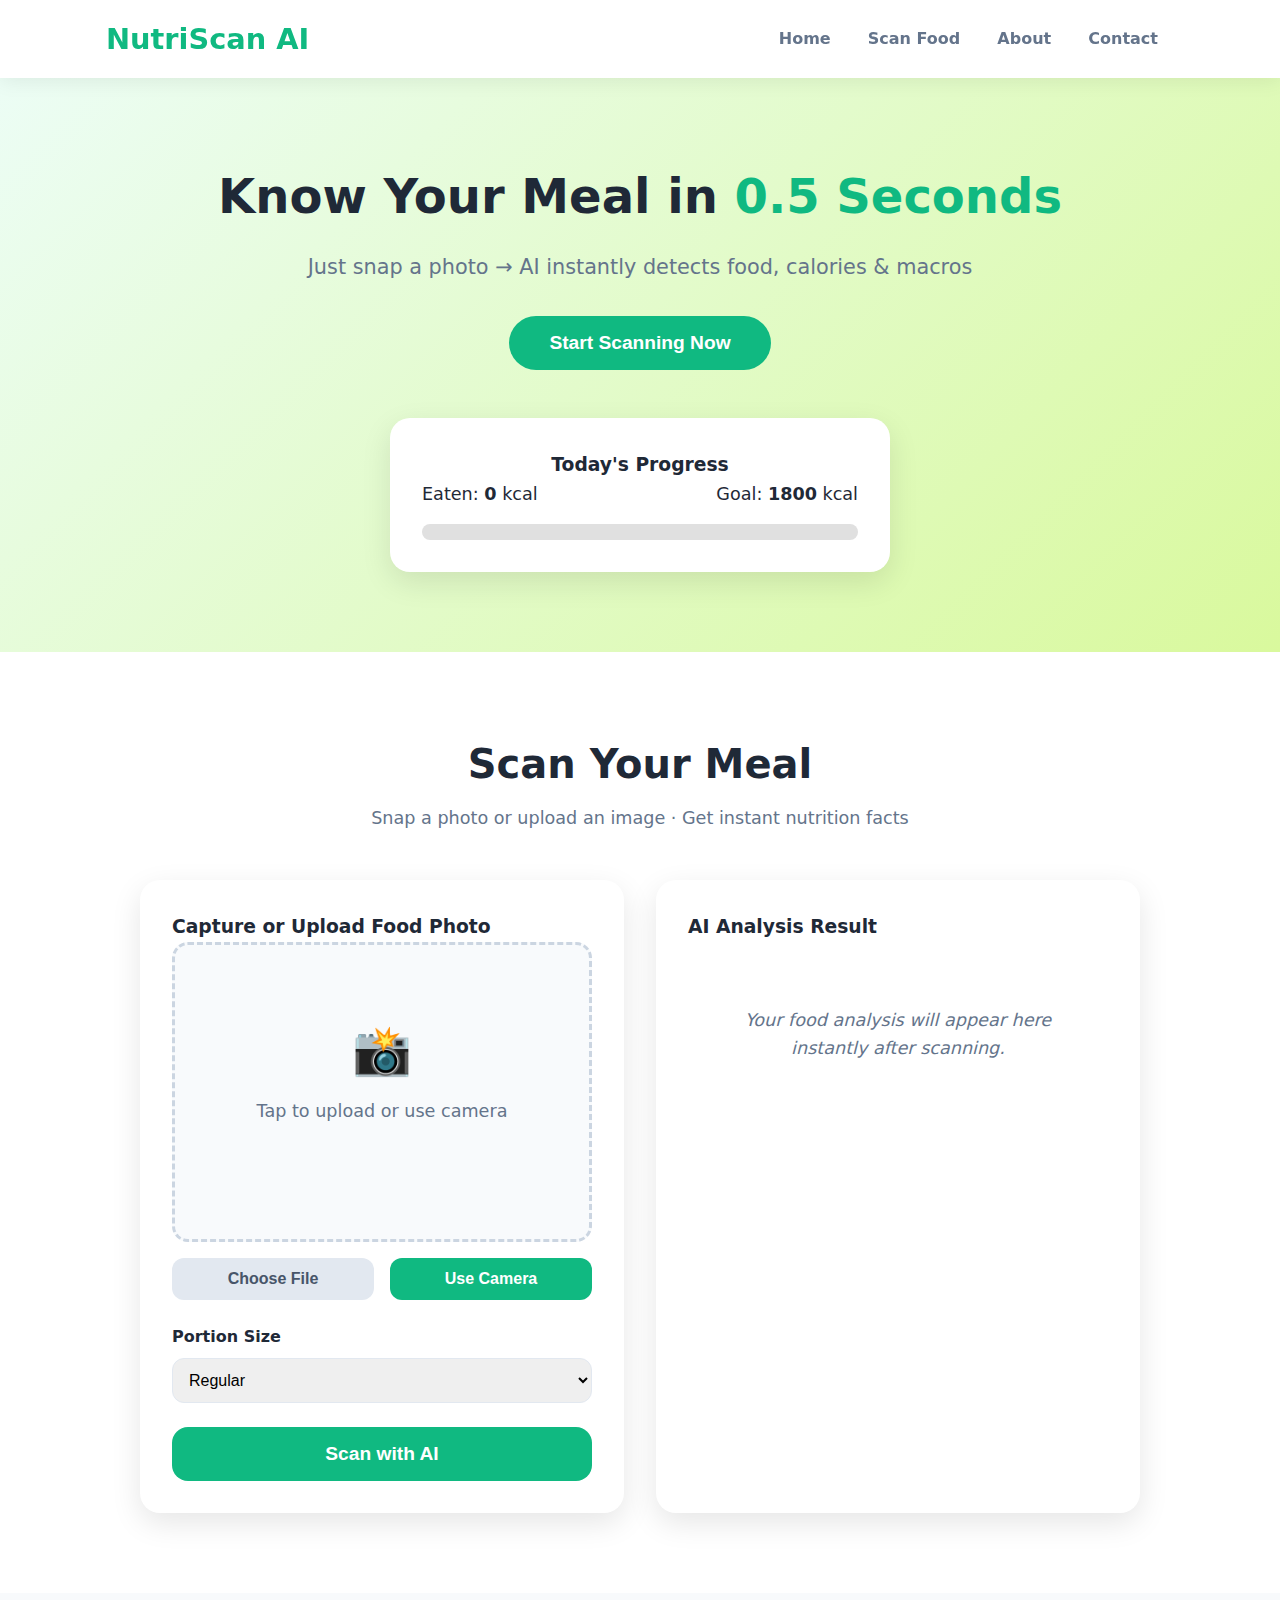
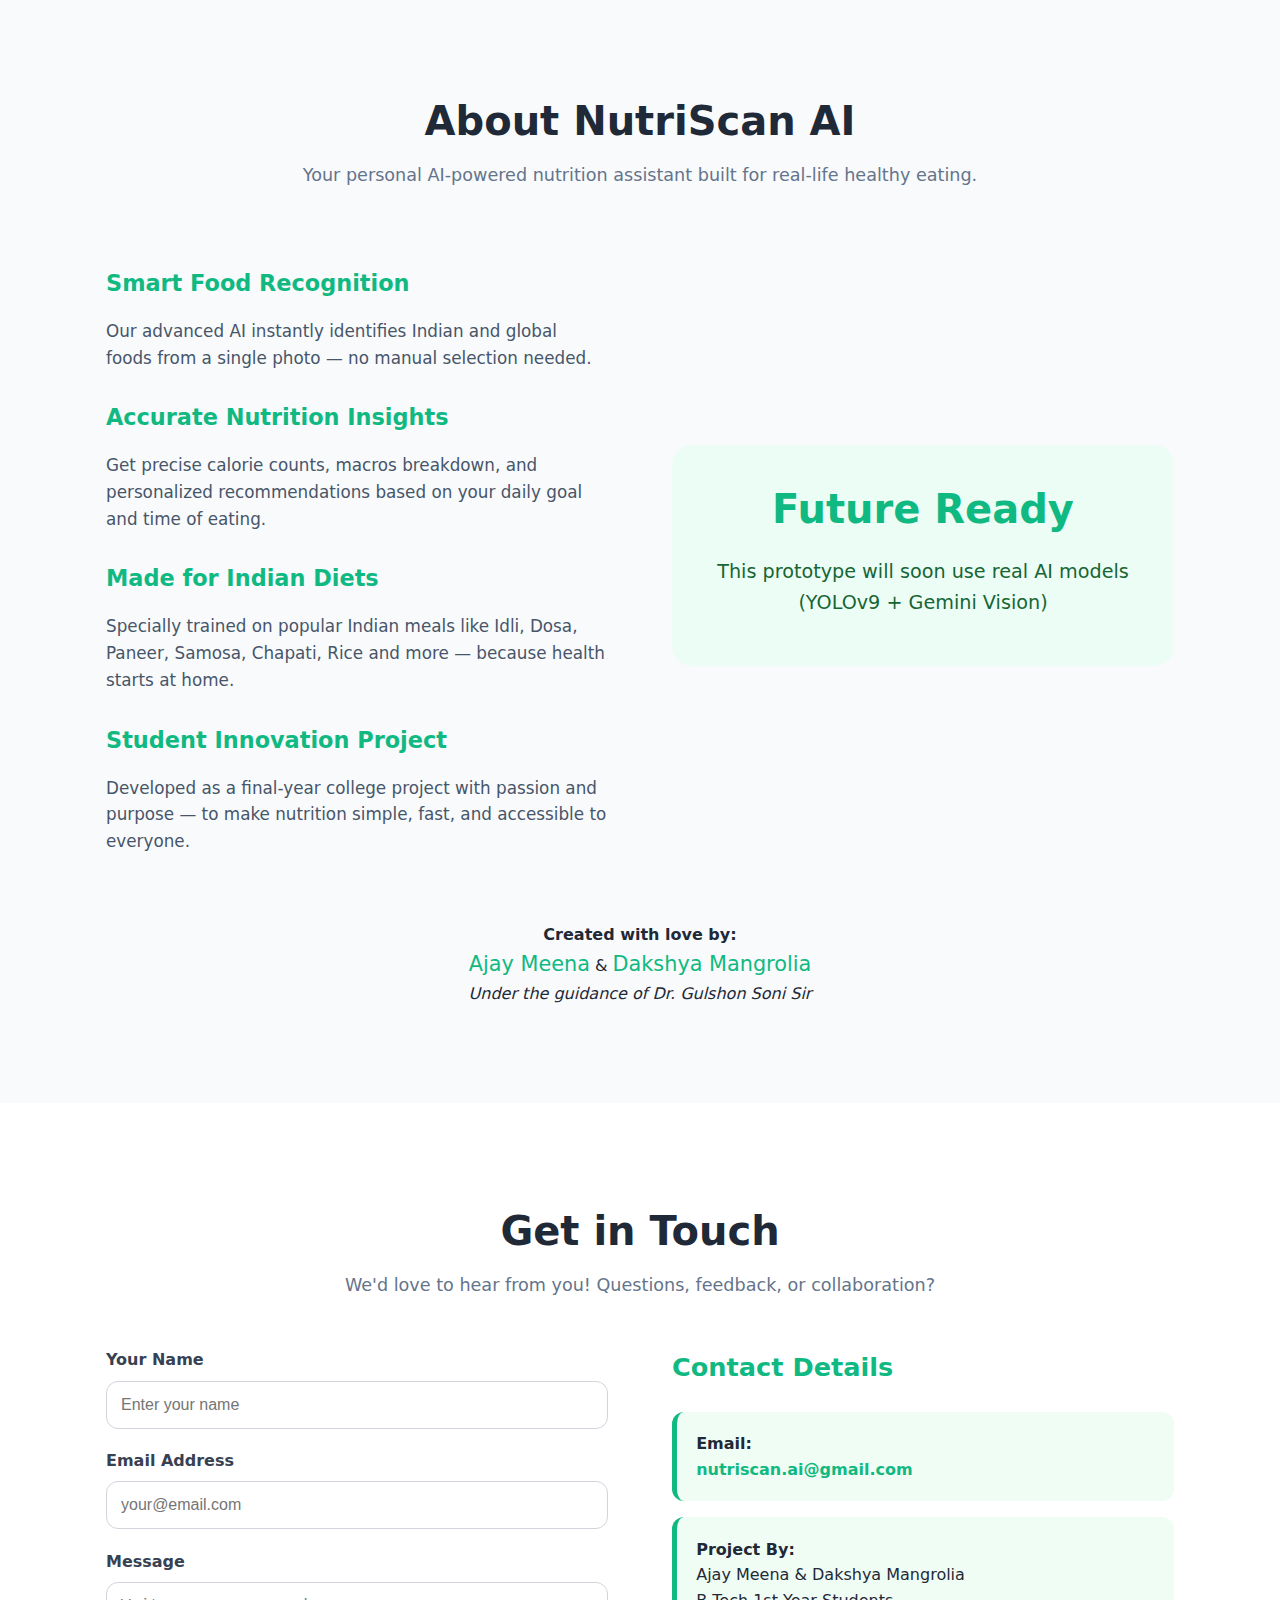
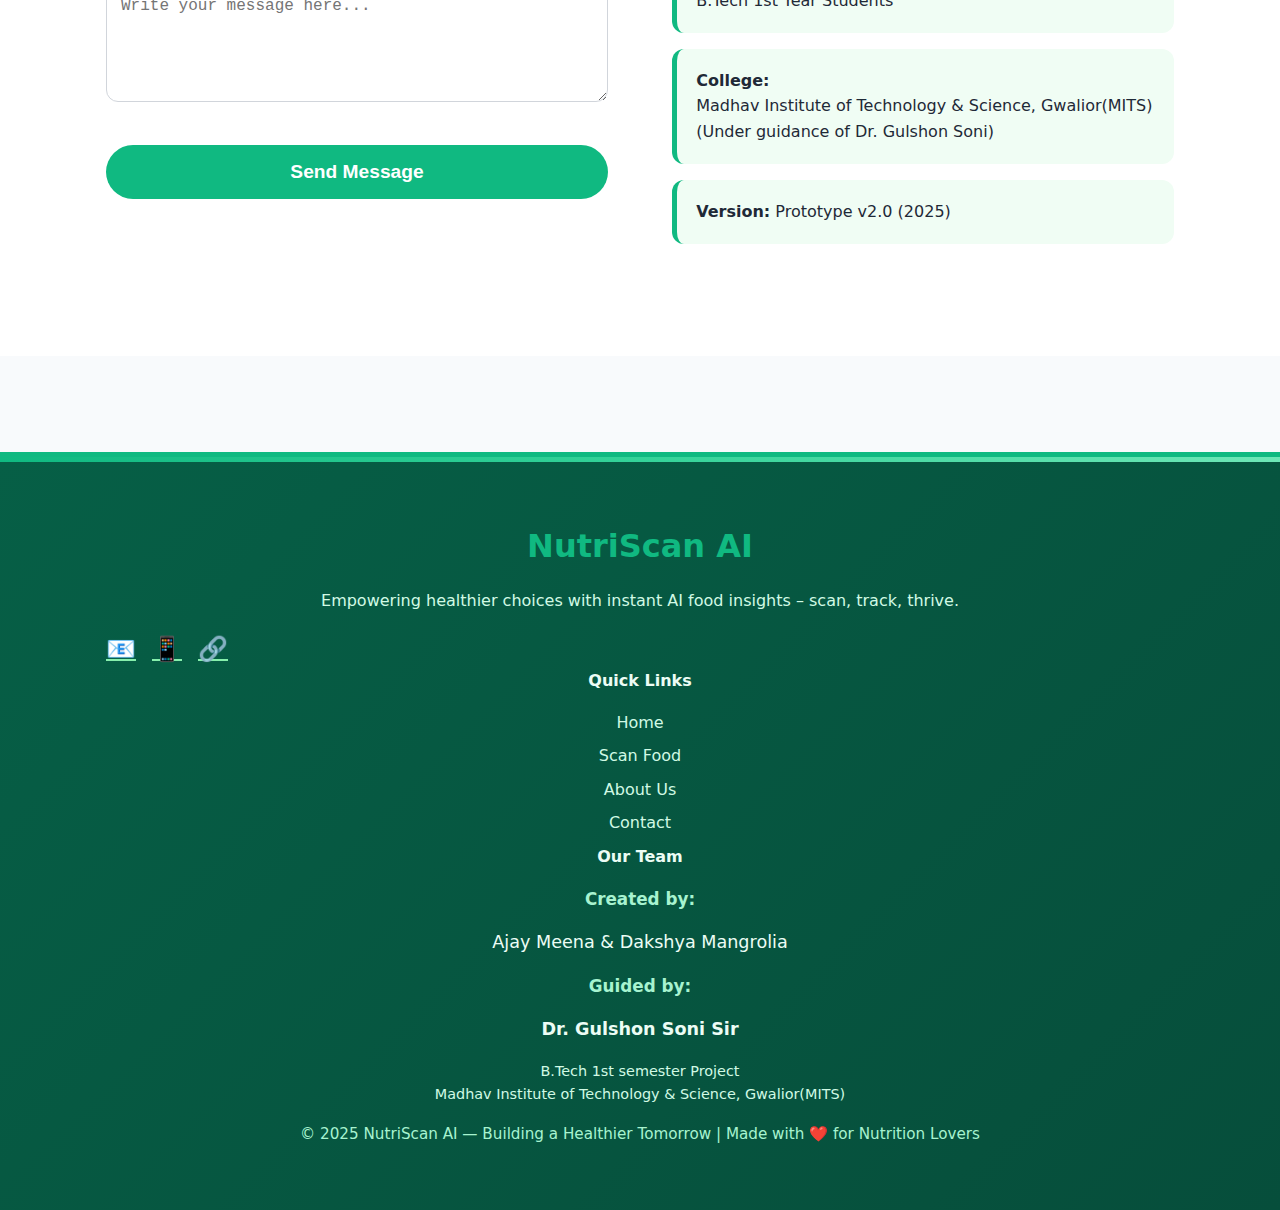
<file: index.html>
<!DOCTYPE html>
<html lang="en">
<head>
  <meta charset="UTF-8" />
  <meta name="viewport" content="width=device-width, initial-scale=1.0"/>
  <title>NutriScan AI – Instant Food Scanner</title>
  <link rel="stylesheet" href="scan.css" />
</head>
<body>

  <!-- Popup -->
  <div id="popup" class="popup-overlay">
    <div class="popup-card">
      <h3>Add This Meal?</h3>
      <p id="popupText">This will add <strong>0 kcal</strong> to your daily total.</p>
      <div class="popup-actions">
        <button onclick="closePopup()" class="btn-secondary">Cancel</button>
        <button onclick="confirmAdd()" class="btn-primary">Yes, Add</button>
      </div>
    </div>
  </div>

  <!-- Header -->
  <header>
    <div class="container flex">
      <div class="logo">NutriScan AI</div>
      <nav>
        <a href="#home">Home</a>
        <a href="#scan">Scan Food</a>
        <a href="#about">About</a>
        <a href="#contact">Contact</a>
      </nav>
    </div>
  </header>

  <!-- Hero -->
  <section id="home" class="hero">
    <div class="container">
      <h1>Know Your Meal in <span class="highlight">0.5 Seconds</span></h1>
      <p>Just snap a photo → AI instantly detects food, calories & macros</p>
      <button class="btn-large" onclick="scrollToScan()">Start Scanning Now</button>

      <div class="daily-card">
        <h3>Today's Progress</h3>
        <div class="progress-text">
          <span>Eaten: <strong id="eatenLabel">0</strong> kcal</span>
          <span>Goal: <strong id="goalLabel">1800</strong> kcal</span>
        </div>
        <div class="progress-bar">
          <div id="progressFill" style="width:0%"></div>
        </div>
      </div>
    </div>
  </section>

  <!-- Scanner Section -->
  <section id="scan" class="scanner-section">
    <div class="container">
      <h2>Scan Your Meal</h2>
      <p>Snap a photo or upload an image · Get instant nutrition facts</p>

      <div class="scanner-grid">
        <!-- Upload Card -->
        <div class="upload-card">
          <h3>Capture or Upload Food Photo</h3>
          
          <div class="upload-box" onclick="document.getElementById('fileInput').click()">
            <input type="file" id="fileInput" accept="image/*" onchange="previewImage(event)" hidden />
            <input type="file" id="cameraInput" accept="image/*" capture="environment" onchange="previewImage(event)" hidden />
            <div id="uploadPlaceholder">
              <span>📸</span>
              <p>Tap to upload or use camera</p>
            </div>
            <img id="preview" class="preview-img" alt="Food preview" />
          </div>

          <div class="upload-options" style="display: flex; gap: 1rem; margin: 1rem 0;">
            <button class="btn-secondary" onclick="document.getElementById('fileInput').click()">Choose File</button>
            <button class="btn-primary" onclick="document.getElementById('cameraInput').click()">Use Camera</button>
          </div>

          <div class="portion-control">
            <label>Portion Size</label>
            <select id="portionSelect">
              <option value="0.75">Small</option>
              <option value="1" selected>Regular</option>
              <option value="1.5">Large</option>
              <option value="2">Extra Large</option>
            </select>
          </div>

          <button id="scanBtn" class="btn-scan" onclick="scanWithAI()">
            <span id="scanText">Scan with AI</span>
            <span id="loader" class="loader hidden">Analyzing...</span>
          </button>
        </div>

        <!-- Result Card -->
        <div class="result-card">
          <h3>AI Analysis Result</h3>
          <div id="resultArea">
            <div class="placeholder">
              <p>Your food analysis will appear here instantly after scanning.</p>
            </div>
          </div>
        </div>
      </div>
    </div>
  </section>

  <!-- About Section -->
  <section id="about" class="about-section">
    <div class="container">
      <h2>About NutriScan AI</h2>
      <p class="section-subtitle">
        Your personal AI-powered nutrition assistant built for real-life healthy eating.
      </p>

      <div class="about-grid">
        <div class="about-text">
          <h3>Smart Food Recognition</h3>
          <p>Our advanced AI instantly identifies Indian and global foods from a single photo — no manual selection needed.</p>

          <h3>Accurate Nutrition Insights</h3>
          <p>Get precise calorie counts, macros breakdown, and personalized recommendations based on your daily goal and time of eating.</p>

          <h3>Made for Indian Diets</h3>
          <p>Specially trained on popular Indian meals like Idli, Dosa, Paneer, Samosa, Chapati, Rice and more — because health starts at home.</p>

          <h3>Student Innovation Project</h3>
          <p>Developed as a final-year college project with passion and purpose — to make nutrition simple, fast, and accessible to everyone.</p>
        </div>
        <div class="about-image">
          <div style="background:#ecfdf5; border-radius:20px; padding:2rem; text-align:center;">
            <h3 style="color:#10b981; font-size:2.5rem; margin:0;">Future Ready</h3>
            <p style="font-size:1.2rem; color:#166534; margin:1rem 0;">This prototype will soon use real AI models (YOLOv9 + Gemini Vision)</p>
          </div>
        </div>
      </div>

      <div style="text-align:center; margin-top:3rem;">
        <p><strong>Created with love by:</strong><br>
        <span style="font-size:1.3rem; color:#10b981;">Ajay Meena</span> & 
        <span style="font-size:1.3rem; color:#10b981;">Dakshya Mangrolia</span><br>
        <em>Under the guidance of Dr. Gulshon Soni Sir</em>
        </p>
      </div>
    </div>
  </section>

  <!-- Contact Section -->
  <section id="contact" class="contact-section">
    <div class="container">
      <h2>Get in Touch</h2>
      <p class="section-subtitle">We'd love to hear from you! Questions, feedback, or collaboration?</p>

      <div class="contact-grid">
        <div class="contact-form">
          <div class="form-group">
            <label>Your Name</label>
            <input type="text" placeholder="Enter your name" />
          </div>
          <div class="form-group">
            <label>Email Address</label>
            <input type="email" placeholder="your@email.com" />
          </div>
          <div class="form-group">
            <label>Message</label>
            <textarea rows="5" placeholder="Write your message here..."></textarea>
          </div>
          <button class="btn-large" style="width:100%; margin-top:1rem;" onclick="alert('Thank you! Message received (demo mode)')">
            Send Message
          </button>
        </div>

        <div class="contact-info">
          <h3>Contact Details</h3>
          <div class="info-item">
            <strong>Email:</strong><br>
            <a href="mailto:nutriscan.ai@gmail.com">nutriscan.ai@gmail.com</a>
          </div>
          <div class="info-item">
            <strong>Project By:</strong><br>
            Ajay Meena & Dakshya Mangrolia<br>
            B.Tech 1st Year Students
          </div>
          <div class="info-item">
            <strong>College:</strong><br>
            Madhav Institute of Technology & Science, Gwalior(MITS)<br>
            (Under guidance of Dr. Gulshon Soni)
          </div>
          <div class="info-item">
            <strong>Version:</strong> Prototype v2.0 (2025)
          </div>
        </div>
      </div>
    </div>
  </section>

  <!-- Footer – Professional Multi-Column Design -->
  <footer class="footer-section">
    <div class="container">
      <div class="footer-grid">
        <!-- Column 1: Branding -->
        <div class="footer-column">
          <div class="logo" style="font-size: 2rem; margin-bottom: 0.5rem;">NutriScan AI</div>
          <p style="color: #d1fae5; margin-bottom: 1rem; font-size: 1rem;">
            Empowering healthier choices with instant AI food insights – scan, track, thrive.
          </p>
          <div style="display: flex; gap: 1rem;">
            <a href="#" style="color: #86efac; font-size: 1.5rem;">📧</a>
            <a href="#" style="color: #86efac; font-size: 1.5rem;">📱</a>
            <a href="#" style="color: #86efac; font-size: 1.5rem;">🔗</a>
          </div>
        </div>

        <!-- Column 2: Quick Links -->
        <div class="footer-column">
          <h4 style="color: #ecfdf5; margin-bottom: 1rem;">Quick Links</h4>
          <ul style="list-style: none; padding: 0;">
            <li><a href="#home" style="color: #d1fae5; text-decoration: none; display: block; margin-bottom: 0.5rem;">Home</a></li>
            <li><a href="#scan" style="color: #d1fae5; text-decoration: none; display: block; margin-bottom: 0.5rem;">Scan Food</a></li>
            <li><a href="#about" style="color: #d1fae5; text-decoration: none; display: block; margin-bottom: 0.5rem;">About Us</a></li>
            <li><a href="#contact" style="color: #d1fae5; text-decoration: none; display: block; margin-bottom: 0.5rem;">Contact</a></li>
          </ul>
        </div>

        <!-- Column 3: Credits & Contact -->
        <div class="footer-column">
          <h4 style="color: #ecfdf5; margin-bottom: 1rem;">Our Team</h4>
          <p style="color: #a7f3d0; margin-bottom: 0.5rem; font-weight: 600;">
            Created by:
          </p>
          <p style="color: #ecfdf5; margin-bottom: 1rem; font-size: 1.1rem;">
            Ajay Meena & Dakshya Mangrolia
          </p>
          <p style="color: #a7f3d0; margin-bottom: 0.5rem; font-weight: 600;">
            Guided by:
          </p>
          <p style="color: #ecfdf5; font-weight: 700; font-size: 1.1rem;">
            Dr. Gulshon Soni Sir
          </p>
          <p style="color: #d1fae5; font-size: 0.9rem; margin-top: 1rem;">
            B.Tech 1st semester Project<br>
           Madhav Institute of Technology & Science, Gwalior(MITS)
          </p>
        </div>
      </div>
      <!-- Bottom Bar -->
      <div class="footer-bottom">
        <p style="color: #a7f3d0; text-align: center; margin: 0; font-size: 0.95rem;">
          © 2025 NutriScan AI — Building a Healthier Tomorrow | Made with ❤️ for Nutrition Lovers
        </p>
      </div>
    </div>
  </footer>

  <script src="scan.js"></script>
</body>
</html>
</file>
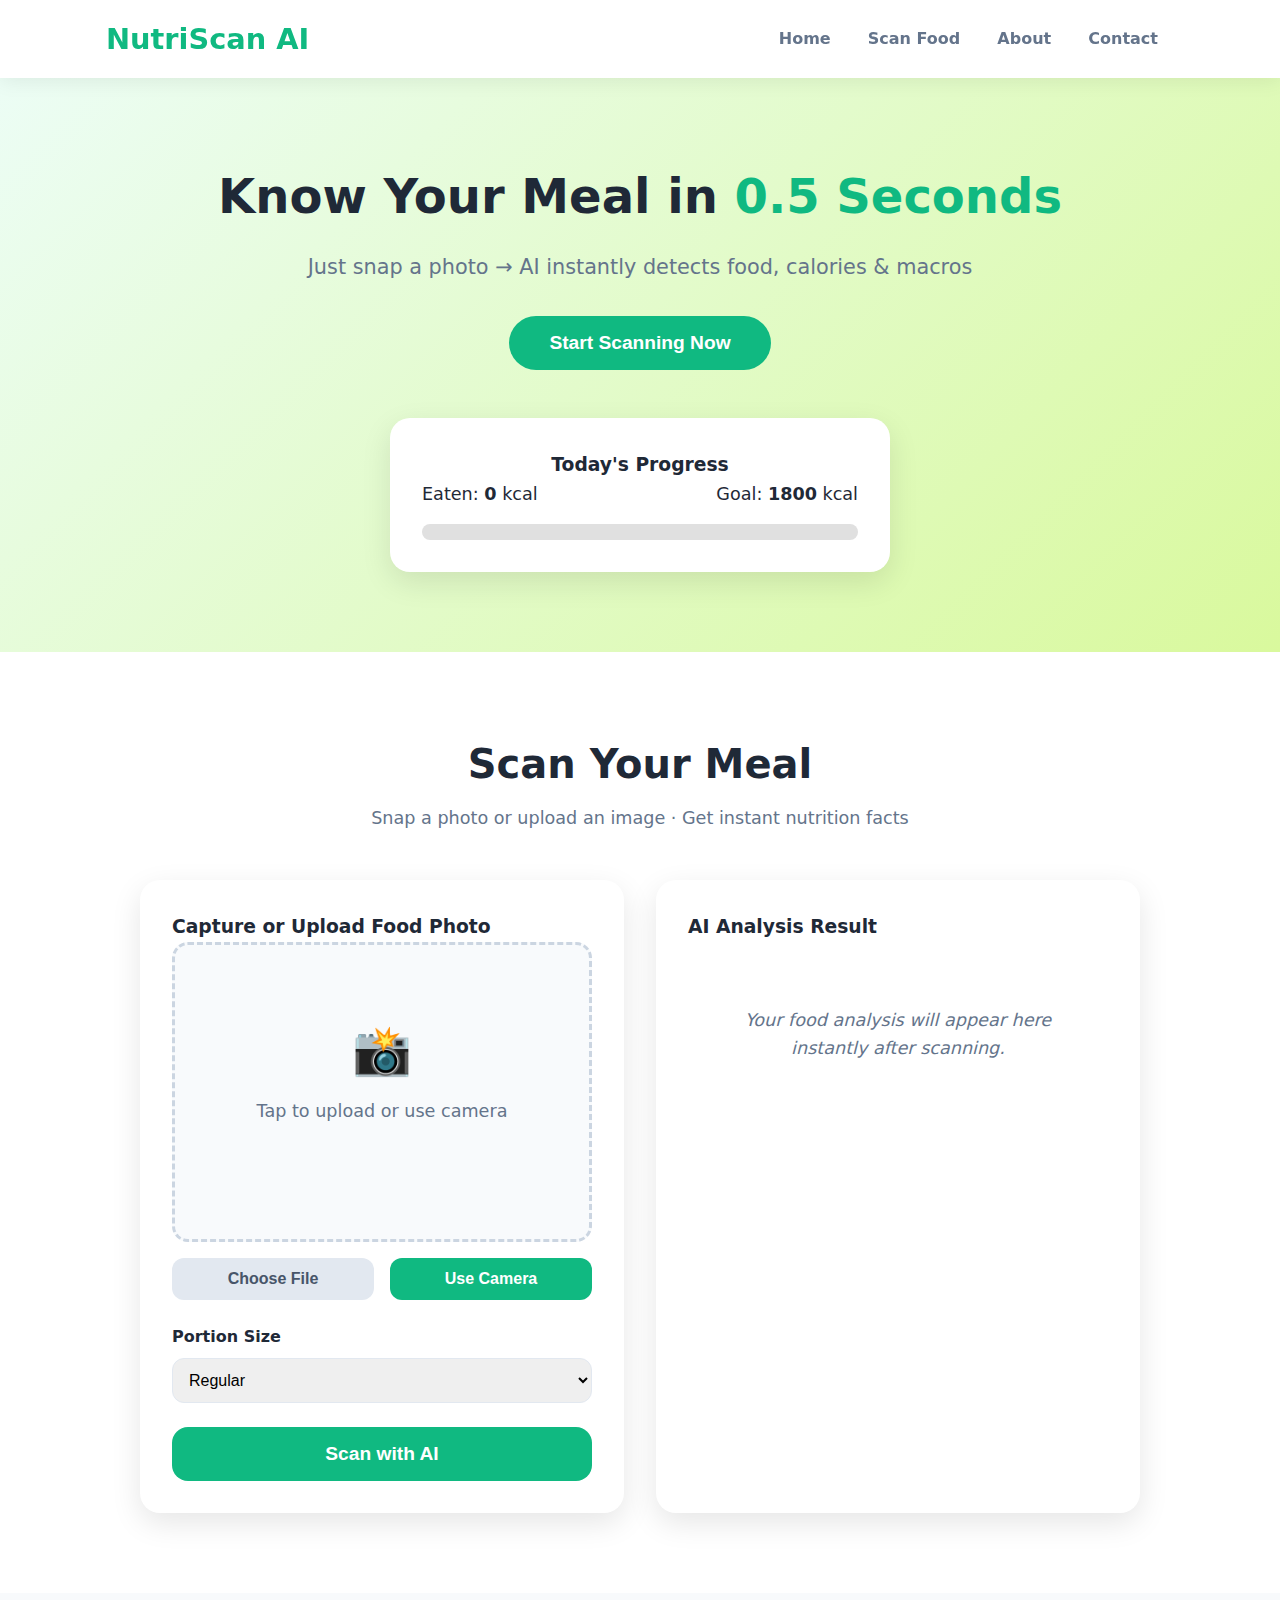
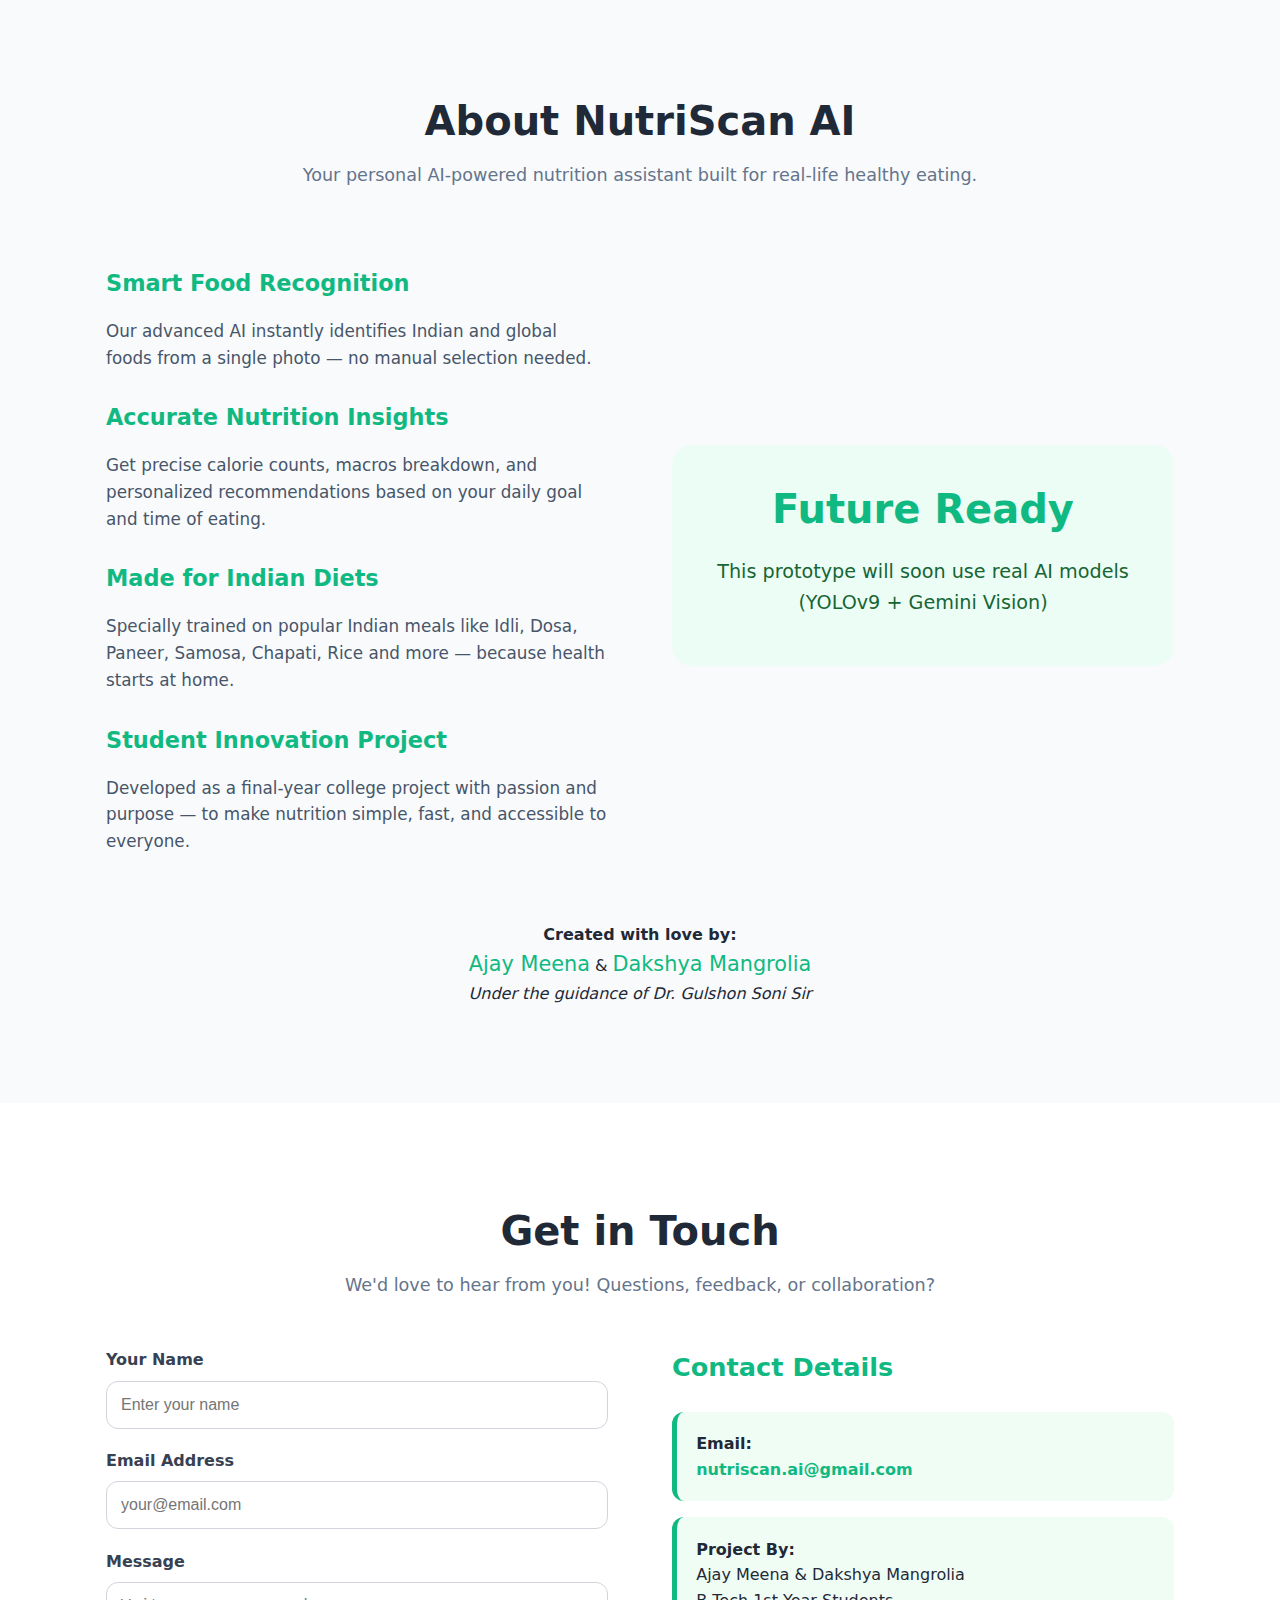
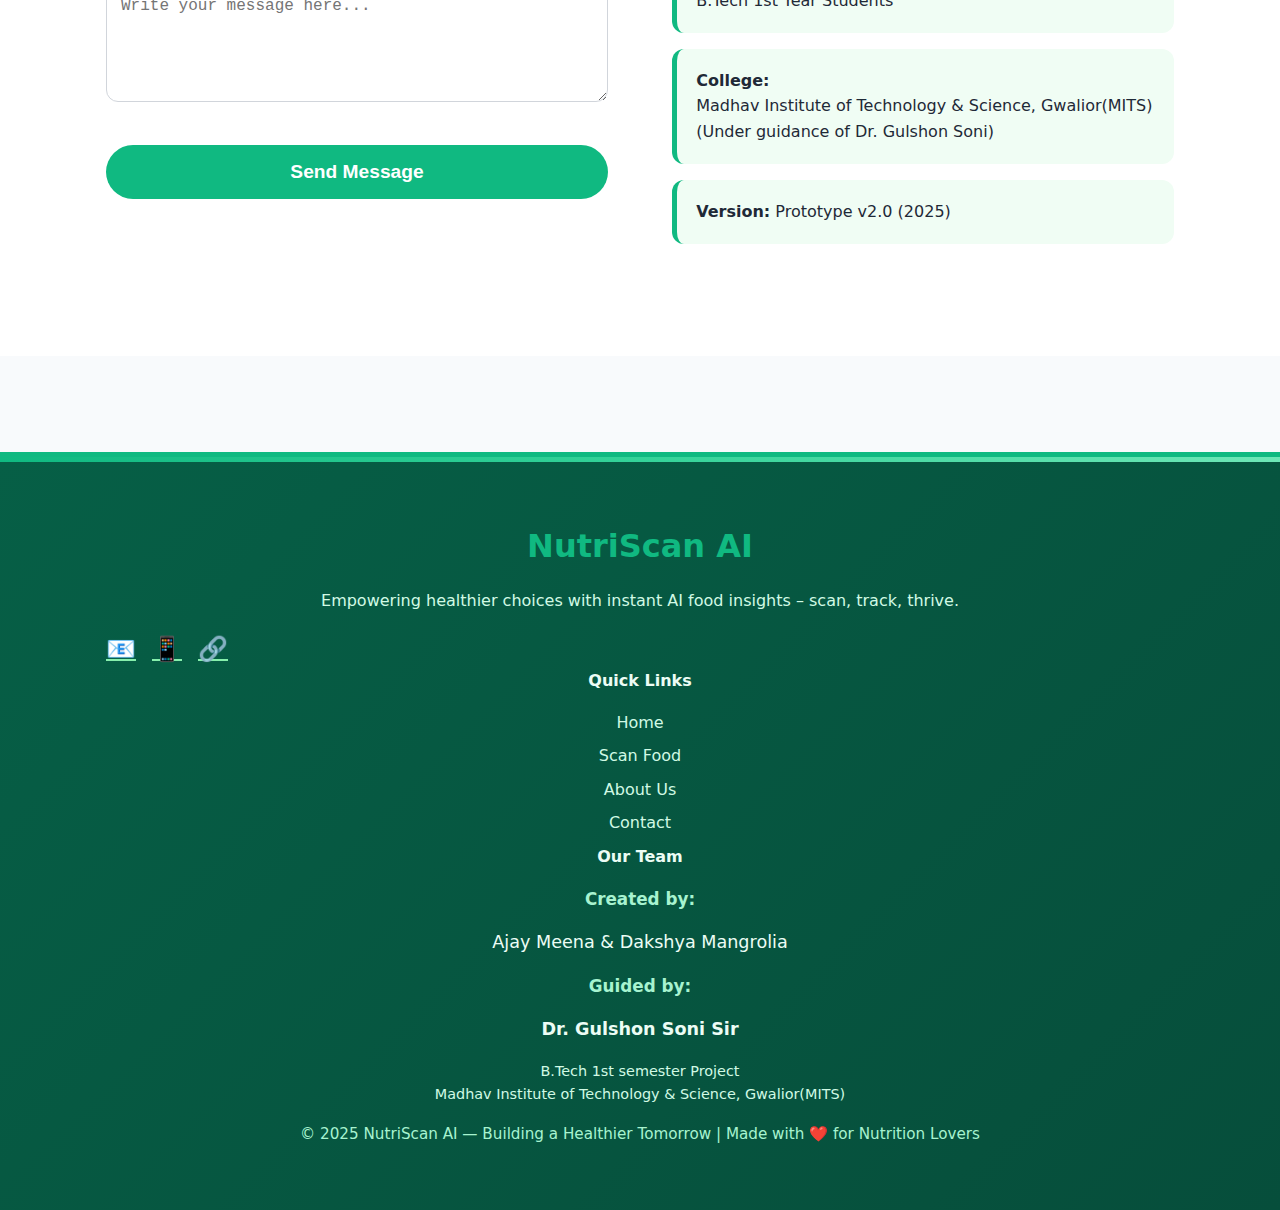
<file: scan.html>
<!DOCTYPE html>
<html lang="en">
<head>
  <meta charset="UTF-8" />
  <meta name="viewport" content="width=device-width, initial-scale=1.0"/>
  <title>NutriScan AI – Instant Food Scanner</title>
  <link rel="stylesheet" href="scan.css" />
</head>
<body>

  <!-- Popup -->
  <div id="popup" class="popup-overlay">
    <div class="popup-card">
      <h3>Add This Meal?</h3>
      <p id="popupText">This will add <strong>0 kcal</strong> to your daily total.</p>
      <div class="popup-actions">
        <button onclick="closePopup()" class="btn-secondary">Cancel</button>
        <button onclick="confirmAdd()" class="btn-primary">Yes, Add</button>
      </div>
    </div>
  </div>

  <!-- Header -->
  <header>
    <div class="container flex">
      <div class="logo">NutriScan AI</div>
      <nav>
        <a href="#home">Home</a>
        <a href="#scan">Scan Food</a>
        <a href="#about">About</a>
        <a href="#contact">Contact</a>
      </nav>
    </div>
  </header>

  <!-- Hero -->
  <section id="home" class="hero">
    <div class="container">
      <h1>Know Your Meal in <span class="highlight">0.5 Seconds</span></h1>
      <p>Just snap a photo → AI instantly detects food, calories & macros</p>
      <button class="btn-large" onclick="scrollToScan()">Start Scanning Now</button>

      <div class="daily-card">
        <h3>Today's Progress</h3>
        <div class="progress-text">
          <span>Eaten: <strong id="eatenLabel">0</strong> kcal</span>
          <span>Goal: <strong id="goalLabel">1800</strong> kcal</span>
        </div>
        <div class="progress-bar">
          <div id="progressFill" style="width:0%"></div>
        </div>
      </div>
    </div>
  </section>

  <!-- Scanner Section -->
  <section id="scan" class="scanner-section">
    <div class="container">
      <h2>Scan Your Meal</h2>
      <p>Snap a photo or upload an image · Get instant nutrition facts</p>

      <div class="scanner-grid">
        <!-- Upload Card -->
        <div class="upload-card">
          <h3>Capture or Upload Food Photo</h3>
          
          <div class="upload-box" onclick="document.getElementById('fileInput').click()">
            <input type="file" id="fileInput" accept="image/*" onchange="previewImage(event)" hidden />
            <input type="file" id="cameraInput" accept="image/*" capture="environment" onchange="previewImage(event)" hidden />
            <div id="uploadPlaceholder">
              <span>📸</span>
              <p>Tap to upload or use camera</p>
            </div>
            <img id="preview" class="preview-img" alt="Food preview" />
          </div>

          <div class="upload-options" style="display: flex; gap: 1rem; margin: 1rem 0;">
            <button class="btn-secondary" onclick="document.getElementById('fileInput').click()">Choose File</button>
            <button class="btn-primary" onclick="document.getElementById('cameraInput').click()">Use Camera</button>
          </div>

          <div class="portion-control">
            <label>Portion Size</label>
            <select id="portionSelect">
              <option value="0.75">Small</option>
              <option value="1" selected>Regular</option>
              <option value="1.5">Large</option>
              <option value="2">Extra Large</option>
            </select>
          </div>

          <button id="scanBtn" class="btn-scan" onclick="scanWithAI()">
            <span id="scanText">Scan with AI</span>
            <span id="loader" class="loader hidden">Analyzing...</span>
          </button>
        </div>

        <!-- Result Card -->
        <div class="result-card">
          <h3>AI Analysis Result</h3>
          <div id="resultArea">
            <div class="placeholder">
              <p>Your food analysis will appear here instantly after scanning.</p>
            </div>
          </div>
        </div>
      </div>
    </div>
  </section>

  <!-- About Section -->
  <section id="about" class="about-section">
    <div class="container">
      <h2>About NutriScan AI</h2>
      <p class="section-subtitle">
        Your personal AI-powered nutrition assistant built for real-life healthy eating.
      </p>

      <div class="about-grid">
        <div class="about-text">
          <h3>Smart Food Recognition</h3>
          <p>Our advanced AI instantly identifies Indian and global foods from a single photo — no manual selection needed.</p>

          <h3>Accurate Nutrition Insights</h3>
          <p>Get precise calorie counts, macros breakdown, and personalized recommendations based on your daily goal and time of eating.</p>

          <h3>Made for Indian Diets</h3>
          <p>Specially trained on popular Indian meals like Idli, Dosa, Paneer, Samosa, Chapati, Rice and more — because health starts at home.</p>

          <h3>Student Innovation Project</h3>
          <p>Developed as a final-year college project with passion and purpose — to make nutrition simple, fast, and accessible to everyone.</p>
        </div>
        <div class="about-image">
          <div style="background:#ecfdf5; border-radius:20px; padding:2rem; text-align:center;">
            <h3 style="color:#10b981; font-size:2.5rem; margin:0;">Future Ready</h3>
            <p style="font-size:1.2rem; color:#166534; margin:1rem 0;">This prototype will soon use real AI models (YOLOv9 + Gemini Vision)</p>
          </div>
        </div>
      </div>

      <div style="text-align:center; margin-top:3rem;">
        <p><strong>Created with love by:</strong><br>
        <span style="font-size:1.3rem; color:#10b981;">Ajay Meena</span> & 
        <span style="font-size:1.3rem; color:#10b981;">Dakshya Mangrolia</span><br>
        <em>Under the guidance of Dr. Gulshon Soni Sir</em>
        </p>
      </div>
    </div>
  </section>

  <!-- Contact Section -->
  <section id="contact" class="contact-section">
    <div class="container">
      <h2>Get in Touch</h2>
      <p class="section-subtitle">We'd love to hear from you! Questions, feedback, or collaboration?</p>

      <div class="contact-grid">
        <div class="contact-form">
          <div class="form-group">
            <label>Your Name</label>
            <input type="text" placeholder="Enter your name" />
          </div>
          <div class="form-group">
            <label>Email Address</label>
            <input type="email" placeholder="your@email.com" />
          </div>
          <div class="form-group">
            <label>Message</label>
            <textarea rows="5" placeholder="Write your message here..."></textarea>
          </div>
          <button class="btn-large" style="width:100%; margin-top:1rem;" onclick="alert('Thank you! Message received (demo mode)')">
            Send Message
          </button>
        </div>

        <div class="contact-info">
          <h3>Contact Details</h3>
          <div class="info-item">
            <strong>Email:</strong><br>
            <a href="mailto:nutriscan.ai@gmail.com">nutriscan.ai@gmail.com</a>
          </div>
          <div class="info-item">
            <strong>Project By:</strong><br>
            Ajay Meena & Dakshya Mangrolia<br>
            B.Tech 1st Year Students
          </div>
          <div class="info-item">
            <strong>College:</strong><br>
            Madhav Institute of Technology & Science, Gwalior(MITS)<br>
            (Under guidance of Dr. Gulshon Soni)
          </div>
          <div class="info-item">
            <strong>Version:</strong> Prototype v2.0 (2025)
          </div>
        </div>
      </div>
    </div>
  </section>

  <!-- Footer – Professional Multi-Column Design -->
  <footer class="footer-section">
    <div class="container">
      <div class="footer-grid">
        <!-- Column 1: Branding -->
        <div class="footer-column">
          <div class="logo" style="font-size: 2rem; margin-bottom: 0.5rem;">NutriScan AI</div>
          <p style="color: #d1fae5; margin-bottom: 1rem; font-size: 1rem;">
            Empowering healthier choices with instant AI food insights – scan, track, thrive.
          </p>
          <div style="display: flex; gap: 1rem;">
            <a href="#" style="color: #86efac; font-size: 1.5rem;">📧</a>
            <a href="#" style="color: #86efac; font-size: 1.5rem;">📱</a>
            <a href="#" style="color: #86efac; font-size: 1.5rem;">🔗</a>
          </div>
        </div>

        <!-- Column 2: Quick Links -->
        <div class="footer-column">
          <h4 style="color: #ecfdf5; margin-bottom: 1rem;">Quick Links</h4>
          <ul style="list-style: none; padding: 0;">
            <li><a href="#home" style="color: #d1fae5; text-decoration: none; display: block; margin-bottom: 0.5rem;">Home</a></li>
            <li><a href="#scan" style="color: #d1fae5; text-decoration: none; display: block; margin-bottom: 0.5rem;">Scan Food</a></li>
            <li><a href="#about" style="color: #d1fae5; text-decoration: none; display: block; margin-bottom: 0.5rem;">About Us</a></li>
            <li><a href="#contact" style="color: #d1fae5; text-decoration: none; display: block; margin-bottom: 0.5rem;">Contact</a></li>
          </ul>
        </div>

        <!-- Column 3: Credits & Contact -->
        <div class="footer-column">
          <h4 style="color: #ecfdf5; margin-bottom: 1rem;">Our Team</h4>
          <p style="color: #a7f3d0; margin-bottom: 0.5rem; font-weight: 600;">
            Created by:
          </p>
          <p style="color: #ecfdf5; margin-bottom: 1rem; font-size: 1.1rem;">
            Ajay Meena & Dakshya Mangrolia
          </p>
          <p style="color: #a7f3d0; margin-bottom: 0.5rem; font-weight: 600;">
            Guided by:
          </p>
          <p style="color: #ecfdf5; font-weight: 700; font-size: 1.1rem;">
            Dr. Gulshon Soni Sir
          </p>
          <p style="color: #d1fae5; font-size: 0.9rem; margin-top: 1rem;">
            B.Tech 1st semester Project<br>
           Madhav Institute of Technology & Science, Gwalior(MITS)
          </p>
        </div>
      </div>
      <!-- Bottom Bar -->
      <div class="footer-bottom">
        <p style="color: #a7f3d0; text-align: center; margin: 0; font-size: 0.95rem;">
          © 2025 NutriScan AI — Building a Healthier Tomorrow | Made with ❤️ for Nutrition Lovers
        </p>
      </div>
    </div>
  </footer>

  <script src="scan.js"></script>
</body>
</html>
</file>
<file: scan.css>
/* style.css – FINAL COMPLETE VERSION (With About & Contact + Perfect Footer) */
:root {
  --primary: #10b981;
  --primary-dark: #059669;
  --primary-darker: #064e3b;
  --danger: #ef4444;
  --warning: #f59e0b;
  --bg: #f8fafc;
  --card: #ffffff;
  --text: #1f2937;
  --text-light: #64748b;
  --border: #e2e8f0;
}

* { margin: 0; padding: 0; box-sizing: border-box; }
body {
  font-family: 'Segoe UI', system-ui, sans-serif;
  background: var(--bg);
  color: var(--text);
  line-height: 1.6;
}

.container { max-width: 1100px; margin: 0 auto; padding: 0 1rem; }
.flex { display: flex; align-items: center; justify-content: space-between; }

/* Header */
header {
  background: white;
  padding: 1rem 0;
  box-shadow: 0 2px 20px rgba(0,0,0,0.08);
  position: sticky;
  top: 0;
  z-index: 100;
}
.logo {
  font-size: 1.8rem;
  font-weight: 900;
  color: var(--primary);
}
nav a {
  margin: 0 1rem;
  text-decoration: none;
  color: var(--text-light);
  font-weight: 600;
  transition: color 0.3s;
}
nav a:hover { color: var(--primary); }

/* Hero */
.hero {
  padding: 5rem 0;
  text-align: center;
  background: linear-gradient(135deg, #ecfdf5 0%, #d9f99d 100%);
}
.hero h1 {
  font-size: 3rem;
  margin-bottom: 1rem;
}
.highlight { color: var(--primary); }
.hero p { font-size: 1.3rem; color: var(--text-light); margin: 1rem 0 2rem; }
.btn-large {
  padding: 1rem 2.5rem;
  font-size: 1.2rem;
  background: var(--primary);
  color: white;
  border: none;
  border-radius: 50px;
  cursor: pointer;
  font-weight: bold;
  transition: 0.3s;
}
.btn-large:hover { background: var(--primary-dark); transform: translateY(-3px); }

.daily-card {
  margin-top: 3rem;
  background: white;
  padding: 2rem;
  border-radius: 20px;
  box-shadow: 0 10px 30px rgba(0,0,0,0.1);
  max-width: 500px;
  margin-left: auto;
  margin-right: auto;
}
.progress-text {
  display: flex;
  justify-content: space-between;
  margin-bottom: 1rem;
  font-size: 1.1rem;
}
.progress-bar {
  height: 16px;
  background: #e0e0e0;
  border-radius: 8px;
  overflow: hidden;
}
#progressFill {
  height: 100%;
  width: 0%;
  background: var(--primary);
  transition: width 0.8s ease;
}

/* Scanner Section */
.scanner-section {
  padding: 5rem 0;
  background: white;
}
.scanner-section h2 {
  text-align: center;
  font-size: 2.5rem;
  margin-bottom: 0.5rem;
}
.scanner-section p {
  text-align: center;
  color: var(--text-light);
  font-size: 1.1rem;
  margin-bottom: 3rem;
}

.scanner-grid {
  display: grid;
  grid-template-columns: 1fr 1fr;
  gap: 2rem;
  max-width: 1000px;
  margin: 0 auto;
}

.upload-card, .result-card {
  background: var(--card);
  padding: 2rem;
  border-radius: 20px;
  box-shadow: 0 10px 30px rgba(0,0,0,0.1);
}

.upload-box {
  border: 3px dashed #cbd5e1;
  border-radius: 16px;
  height: 300px;
  display: flex;
  align-items: center;
  justify-content: center;
  cursor: pointer;
  transition: 0.3s;
  position: relative;
  overflow: hidden;
  background: #f8fafc;
}
.upload-box:hover { border-color: var(--primary); }
#uploadPlaceholder {
  text-align: center;
  color: var(--text-light);
}
#uploadPlaceholder span {
  font-size: 3rem;
  display: block;
  margin-bottom: 0.5rem;
}
.preview-img {
  max-width: 100%;
  max-height: 100%;
  object-fit: cover;
  display: none;
  border-radius: 12px;
}

.portion-control {
  margin: 1.5rem 0;
}
.portion-control label {
  display: block;
  margin-bottom: 0.5rem;
  font-weight: 600;
}
select {
  width: 100%;
  padding: 12px;
  border-radius: 12px;
  border: 1px solid var(--border);
  font-size: 1rem;
}

.btn-scan {
  width: 100%;
  padding: 1rem;
  background: var(--primary);
  color: white;
  border: none;
  border-radius: 16px;
  font-size: 1.2rem;
  font-weight: bold;
  cursor: pointer;
  transition: 0.3s;
}
.btn-scan:hover { background: var(--primary-dark); }

.loader { display: none; }
.loader::after {
  content: '';
  width: 20px;
  height: 20px;
  border: 3px solid #ffffff50;
  border-top: 3px solid white;
  border-radius: 50%;
  display: inline-block;
  margin-left: 10px;
  animation: spin 1s linear infinite;
}
@keyframes spin { to { transform: rotate(360deg); } }

/* Result Card */
.result-card h3 { margin-bottom: 1rem; }
.placeholder {
  color: var(--text-light);
  text-align: center;
  padding: 3rem 1rem;
  font-style: italic;
}

/* Popup */
.popup-overlay {
  display: none;
  position: fixed;
  top: 0; left: 0; right: 0; bottom: 0;
  background: rgba(0,0,0,0.7);
  align-items: center;
  justify-content: center;
  z-index: 1000;
}
.popup-card {
  background: white;
  padding: 2rem;
  border-radius: 20px;
  text-align: center;
  max-width: 400px;
  box-shadow: 0 20px 50px rgba(0,0,0,0.3);
}
.popup-actions {
  margin-top: 1.5rem;
  display: flex;
  gap: 1rem;
}
.btn-secondary {
  background: #e2e8f0;
  color: #475569;
}
.btn-primary {
  background: var(--primary);
  color: white;
  flex: 1;
}
.btn-primary, .btn-secondary {
  padding: 0.8rem 1.5rem;
  border: none;
  border-radius: 12px;
  font-weight: bold;
  cursor: pointer;
}

/* About Section */
.about-section {
  padding: 6rem 0;
  background: #f8fafc;
}
.about-section h2,
.contact-section h2 {
  text-align: center;
  font-size: 2.5rem;
  margin-bottom: 0.5rem;
  color: var(--text);
}
.section-subtitle {
  text-align: center;
  color: var(--text-light);
  font-size: 1.1rem;
  max-width: 700px;
  margin: 0 auto 3rem;
}

.about-grid {
  display: grid;
  grid-template-columns: 1fr 1fr;
  gap: 4rem;
  align-items: center;
  margin-top: 2rem;
}
.about-text h3 {
  color: var(--primary);
  margin: 1.8rem 0 1rem;
  font-size: 1.4rem;
}
.about-text p {
  color: #475569;
  margin-bottom: 1.2rem;
  font-size: 1.05rem;
}

/* Contact Section */
.contact-section {
  padding: 6rem 0;
  background: white;
}
.contact-grid {
  display: grid;
  grid-template-columns: 1fr 1fr;
  gap: 4rem;
  margin-top: 3rem;
}
.form-group {
  margin-bottom: 1.2rem;
}
.form-group label {
  display: block;
  margin-bottom: 0.5rem;
  font-weight: 600;
  color: #374151;
}
.form-group input,
.form-group textarea {
  width: 100%;
  padding: 14px;
  border: 1px solid #d1d5db;
  border-radius: 12px;
  font-size: 1rem;
  transition: border 0.3s;
}
.form-group input:focus,
.form-group textarea:focus {
  outline: none;
  border-color: var(--primary);
  box-shadow: 0 0 0 3px rgba(16, 185, 129, 0.1);
}

.contact-info h3 {
  color: var(--primary);
  margin-bottom: 1.5rem;
  font-size: 1.6rem;
}
.info-item {
  background: #f0fdf4;
  padding: 1.2rem;
  border-radius: 12px;
  margin-bottom: 1rem;
  border-left: 5px solid var(--primary);
}
.info-item strong {
  color: var(--text);
}
.info-item a {
  color: var(--primary);
  text-decoration: none;
  font-weight: 600;
}
.info-item a:hover {
  text-decoration: underline;
}

/* Footer – Premium Green Design */
footer {
  background: linear-gradient(135deg, #065f46 0%, var(--primary-darker) 100%);
  color: #ecfdf5;
  text-align: center;
  padding: 4rem 1rem;
  margin-top: 6rem;
  border-top: 5px solid var(--primary);
  position: relative;
  overflow: hidden;
}

footer::before {
  content: '';
  position: absolute;
  top: 0; left: 0; right: 0;
  height: 5px;
  background: linear-gradient(90deg, #10b981, #34d399, #6ee7b7);
}

footer p {
  margin: 1rem 0;
  font-size: 1.05rem;
  color: #d1fae5;
}

footer strong {
  color: #ffffff;
  font-weight: 700;
  transition: all 0.3s ease;
}

footer strong:hover {
  color: #ecfdf5;
  text-shadow: 0 0 12px rgba(16, 185, 129, 0.8);
  transform: scale(1.05);
}

/* Responsive */
@media (max-width: 768px) {
  .scanner-grid,
  .about-grid,
  .contact-grid {
    grid-template-columns: 1fr;
  }
  .hero h1 { font-size: 2.4rem; }
  nav { display: none; }
  footer {
    padding: 3.5rem 1rem;
  }
  footer p { font-size: 1rem; }
}
/* Upload Options */
.upload-options {
  display: flex;
  gap: 1rem;
  margin: 1rem 0;
}
.upload-options button {
  flex: 1;
  padding: 12px;
  border-radius: 12px;
  font-size: 1rem;
  font-weight: 600;
  cursor: pointer;
  transition: all 0.3s;
}
.upload-options .btn-primary:hover {
  background: var(--primary-dark);
}
.upload-options .btn-secondary:hover {
  background: #d1d5db;
}
.upload-box span {
  font-size: 2.5rem;
}
</file>
